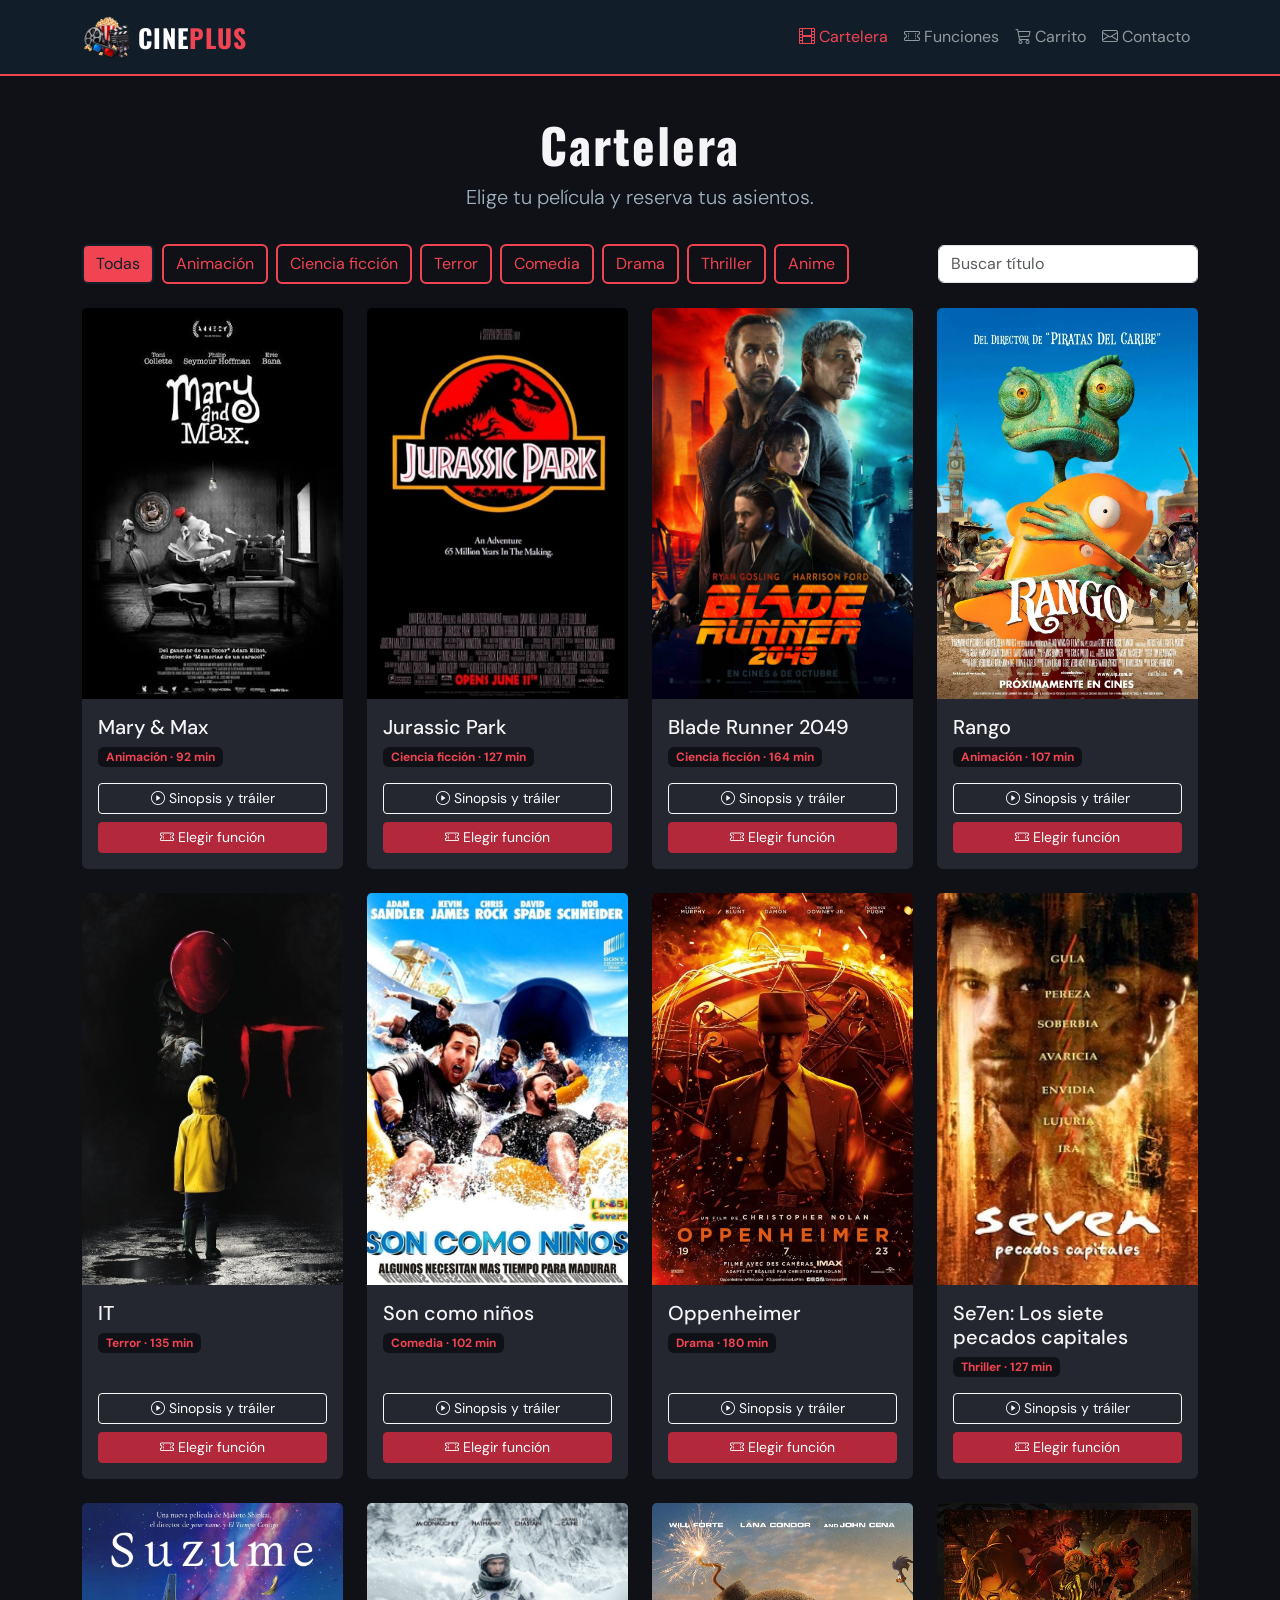
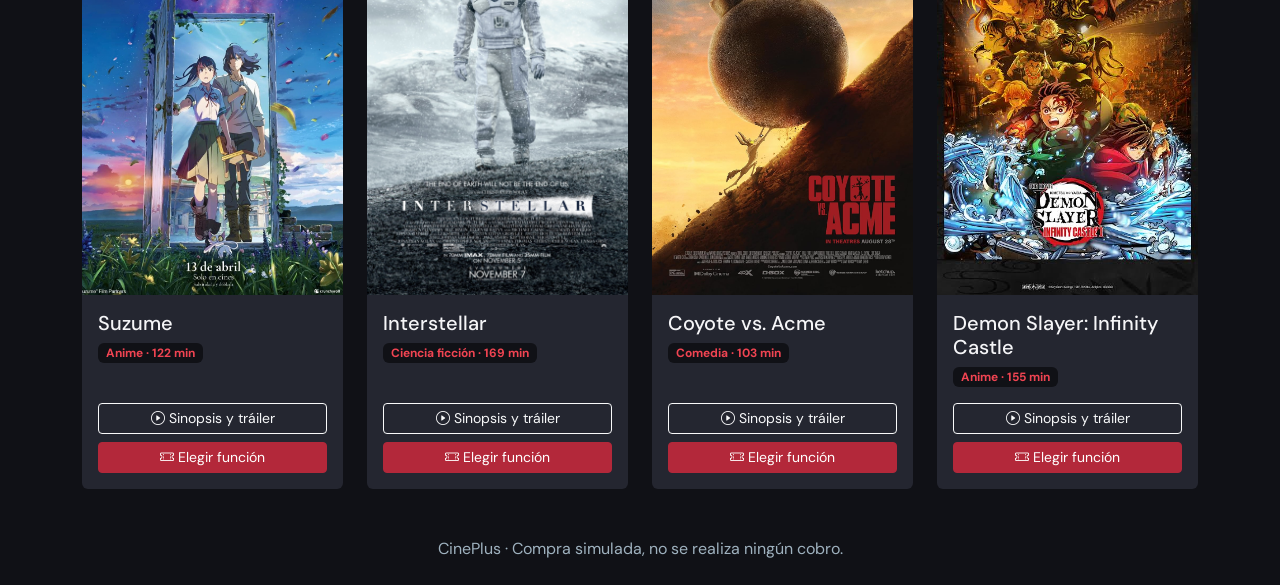
<file: index.html>
<!DOCTYPE html>
<html lang="es">
<head>
  <meta charset="UTF-8">
  <meta name="viewport" content="width=device-width, initial-scale=1">
  <title>CinePlus | Cartelera</title>
  <link rel="icon" type="image/png" href="img/logo.png">
  <link href="https://fonts.googleapis.com/css2?family=Oswald:wght@500;700&family=DM+Sans:wght@400;500;700&display=swap" rel="stylesheet">
  <link href="vendor/bootstrap/css/bootstrap.min.css" rel="stylesheet">
  <link href="vendor/bootstrap-icons/bootstrap-icons.min.css" rel="stylesheet">
  <link href="css/estilos.css" rel="stylesheet">
</head>
<body>
  <header id="nav"></header>
  <main class="container py-4">
    <section class="text-center py-3">
      <h1 class="marquee display-5">Cartelera</h1>
      <p class="lead text-secondary">Elige tu película y reserva tus asientos.</p>
    </section>
    <div class="d-flex flex-wrap gap-3 align-items-center mb-4">
      <div id="filtros" class="d-flex flex-wrap gap-2"></div>
      <input id="buscar" type="search" class="form-control ms-md-auto" style="max-width:260px" placeholder="Buscar título" aria-label="Buscar película">
    </div>
    <div id="peliculas" class="row row-cols-1 row-cols-sm-2 row-cols-lg-4 g-4"></div>
  </main>
  <footer class="text-center py-4 text-secondary">CinePlus · Compra simulada, no se realiza ningún cobro.</footer>
  <div class="modal fade" id="modalPelicula" tabindex="-1" aria-labelledby="mTitulo" aria-hidden="true">
    <div class="modal-dialog modal-lg modal-dialog-centered">
      <div class="modal-content boleto">
        <div class="modal-header border-0">
          <h2 class="modal-title h4 marquee" id="mTitulo"></h2>
          <button type="button" class="btn-close btn-close-white" data-bs-dismiss="modal" aria-label="Cerrar"></button>
        </div>
        <div class="modal-body">
          <p id="mSinopsis"></p>
          <div class="ratio ratio-16x9"><iframe id="mTrailer" title="Tráiler" allowfullscreen></iframe></div>
        </div>
        <div class="modal-footer border-0">
          <button id="mElegir" class="btn btn-warning"><i class="bi bi-ticket-perforated"></i> Elegir función</button>
        </div>
      </div>
    </div>
  </div>
  <script src="vendor/bootstrap/js/bootstrap.bundle.min.js"></script>
  <script src="js/utilidades.js"></script>
  <script src="js/cartelera.js"></script>
</body>
</html>
</file>
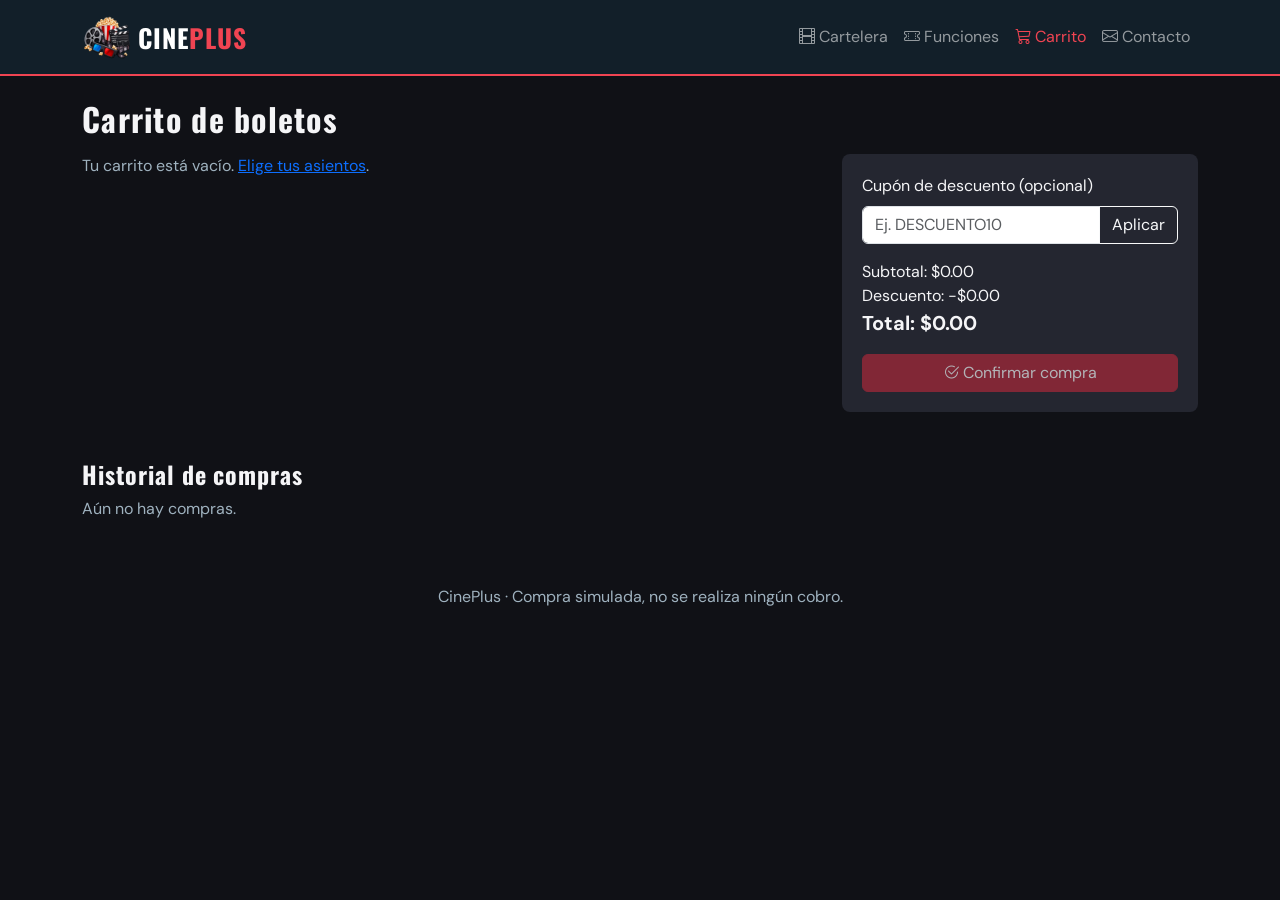
<file: carrito.html>
<!DOCTYPE html>
<html lang="es">
<head>
  <meta charset="UTF-8">
  <meta name="viewport" content="width=device-width, initial-scale=1">
  <title>CinePlus | Carrito</title>
  <link rel="icon" type="image/png" href="img/logo.png">
  <link href="https://fonts.googleapis.com/css2?family=Oswald:wght@500;700&family=DM+Sans:wght@400;500;700&display=swap" rel="stylesheet">
  <link href="vendor/bootstrap/css/bootstrap.min.css" rel="stylesheet">
  <link href="vendor/bootstrap-icons/bootstrap-icons.min.css" rel="stylesheet">
  <link href="css/estilos.css" rel="stylesheet">
</head>
<body>
  <header id="nav"></header>
  <main class="container py-4">
    <h1 class="marquee h2 mb-3">Carrito de boletos</h1>
    <div id="aviso"></div>
    <div class="row g-4">
      <div class="col-lg-8"><div id="lista" class="table-responsive"></div></div>
      <div class="col-lg-4">
        <div class="resumen">
          <label for="cupon" class="form-label">Cupón de descuento (opcional)</label>
          <div class="input-group mb-3">
            <input id="cupon" class="form-control" placeholder="Ej. DESCUENTO10">
            <button id="btnCupon" class="btn btn-outline-light" type="button">Aplicar</button>
          </div>
          <p id="totales"></p>
          <button id="btnConfirmar" class="btn btn-warning w-100"><i class="bi bi-check2-circle"></i> Confirmar compra</button>
        </div>
      </div>
    </div>
    <h2 class="marquee h4 mt-5">Historial de compras</h2>
    <div id="historial" class="table-responsive"></div>
  </main>
  <footer class="text-center py-4 text-secondary">CinePlus · Compra simulada, no se realiza ningún cobro.</footer>

  <script src="vendor/bootstrap/js/bootstrap.bundle.min.js"></script>
  <script src="js/utilidades.js"></script>
  <script src="js/carrito.js"></script>
</body>
</html>
</file>
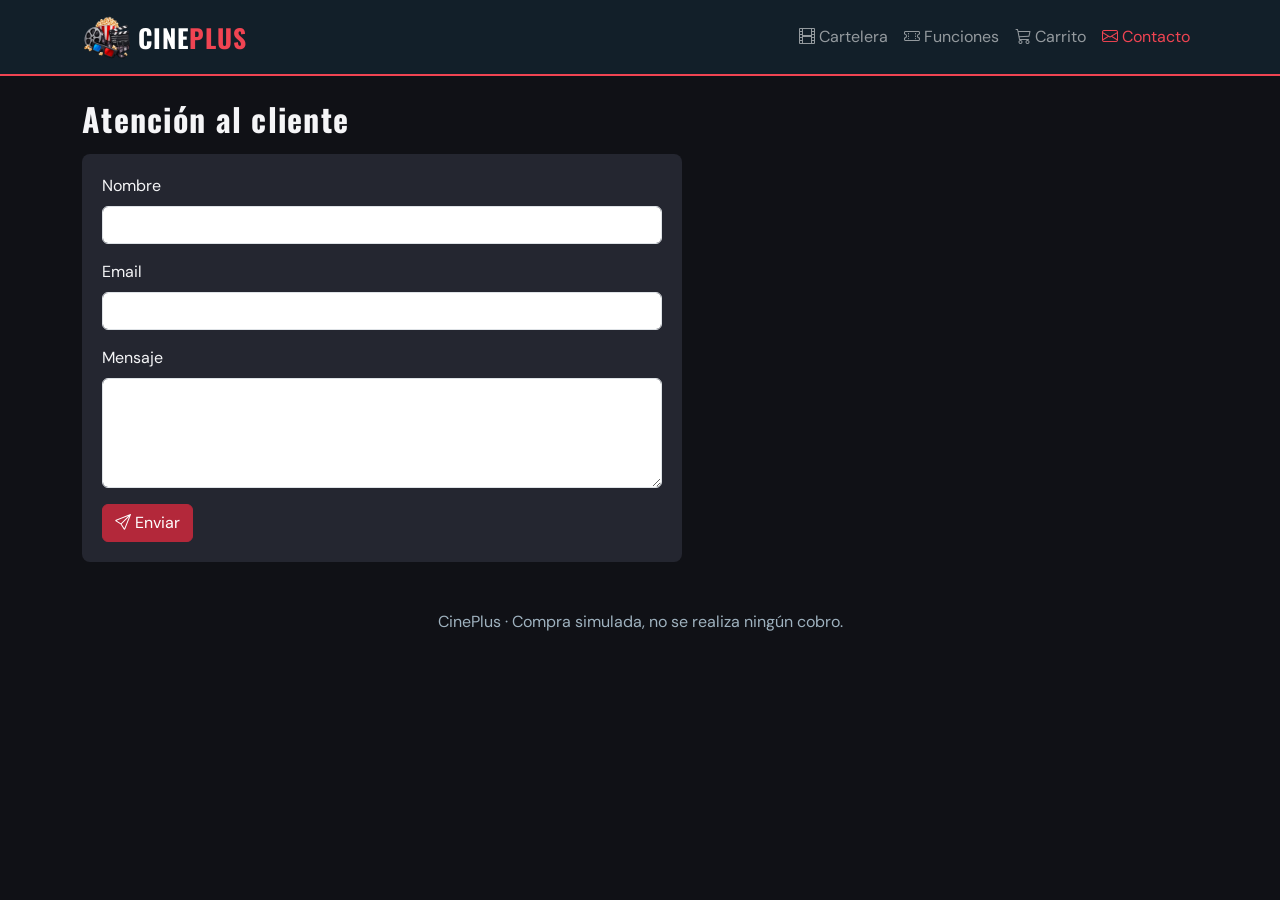
<file: contacto.html>
<!DOCTYPE html>
<html lang="es">
<head>
  <meta charset="UTF-8">
  <meta name="viewport" content="width=device-width, initial-scale=1">
  <title>CinePlus | Contacto</title>
  <link rel="icon" type="image/png" href="img/logo.png">
  <link href="https://fonts.googleapis.com/css2?family=Oswald:wght@500;700&family=DM+Sans:wght@400;500;700&display=swap" rel="stylesheet">
  <link href="vendor/bootstrap/css/bootstrap.min.css" rel="stylesheet">
  <link href="vendor/bootstrap-icons/bootstrap-icons.min.css" rel="stylesheet">
  <link href="css/estilos.css" rel="stylesheet">
</head>
<body>
  <header id="nav"></header>
  <main class="container py-4">
    <h1 class="marquee h2 mb-3">Atención al cliente</h1>
    <div id="aviso"></div>
    <form id="formContacto" class="resumen" style="max-width:600px" novalidate>
      <div class="mb-3"><label for="nombre" class="form-label">Nombre</label><input id="nombre" class="form-control" required><div class="invalid-feedback">Escribe tu nombre.</div></div>
      <div class="mb-3"><label for="email" class="form-label">Email</label><input id="email" type="email" class="form-control" pattern="[^\s@]+@[^\s@]+\.[^\s@]+" required><div class="invalid-feedback">Escribe un correo válido.</div></div>
      <div class="mb-3"><label for="mensaje" class="form-label">Mensaje</label><textarea id="mensaje" rows="4" class="form-control" required></textarea><div class="invalid-feedback">Escribe tu mensaje.</div></div>
      <button class="btn btn-warning"><i class="bi bi-send"></i> Enviar</button>
    </form>
  </main>
  <footer class="text-center py-4 text-secondary">CinePlus · Compra simulada, no se realiza ningún cobro.</footer>

  <script src="vendor/bootstrap/js/bootstrap.bundle.min.js"></script>
  <script src="js/utilidades.js"></script>

</body>
</html>
</file>
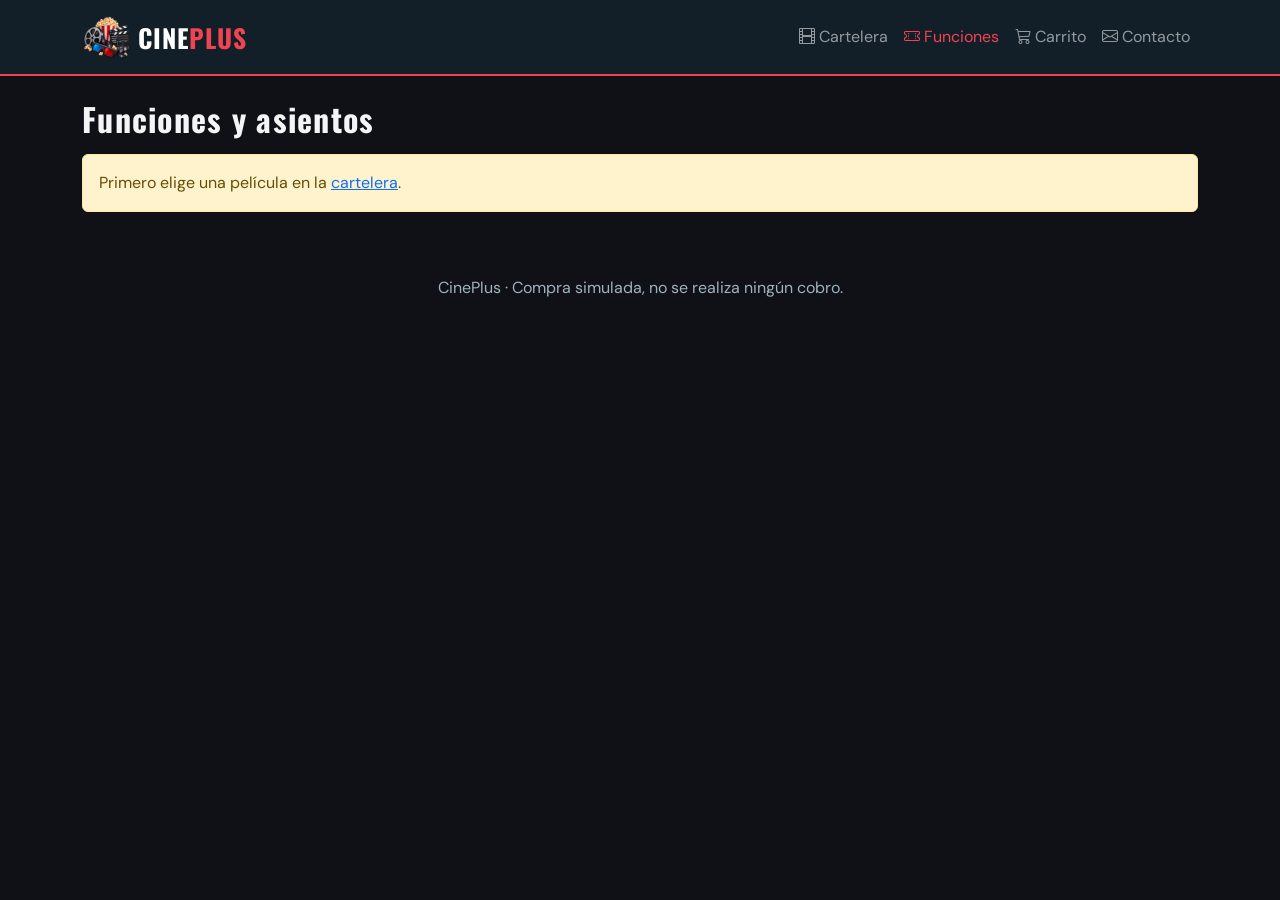
<file: funciones.html>
<!DOCTYPE html>
<html lang="es">
<head>
  <meta charset="UTF-8">
  <meta name="viewport" content="width=device-width, initial-scale=1">
  <title>CinePlus | Funciones</title>
  <link rel="icon" type="image/png" href="img/logo.png">
  <link href="https://fonts.googleapis.com/css2?family=Oswald:wght@500;700&family=DM+Sans:wght@400;500;700&display=swap" rel="stylesheet">
  <link href="vendor/bootstrap/css/bootstrap.min.css" rel="stylesheet">
  <link href="vendor/bootstrap-icons/bootstrap-icons.min.css" rel="stylesheet">
  <link href="css/estilos.css" rel="stylesheet">
</head>
<body>
  <header id="nav"></header>
  <main class="container py-4">
    <h1 class="marquee h2">Funciones y asientos</h1>
    <p class="text-secondary" id="peli"></p>
    <div id="aviso"></div>
    <div id="panel">
      <div class="row g-3 mb-4">
        <div class="col-sm-6 col-md-4"><label for="fecha" class="form-label">Fecha</label><input type="date" id="fecha" class="form-control"></div>
        <div class="col-sm-6 col-md-4"><label for="hora" class="form-label">Hora</label>
          <select id="hora" class="form-select"><option>14:00</option><option>16:30</option><option selected>19:00</option><option>21:30</option></select></div>
      </div>
      <div class="row g-4">
        <div class="col-lg-8">
          <div class="pantalla">PANTALLA</div>
          <div id="mapa" class="sala"></div>
          <div class="leyenda d-flex flex-wrap gap-3 justify-content-center mt-3">
            <span><i class="seat libre"></i> Libre</span><span><i class="seat seleccionado"></i> Seleccionado</span><span><i class="seat ocupado"></i> Ocupado</span>
          </div>
        </div>
        <div class="col-lg-4">
          <div class="resumen">
            <h2 class="h5">Tu selección</h2>
            <p class="mb-1">Asientos: <strong id="resumen">—</strong></p>
            <p>Total: <strong id="total">$0</strong></p>
            <a id="btnCarrito" href="carrito.html" class="btn btn-warning w-100 disabled"><i class="bi bi-cart3"></i> Ir al carrito</a>
          </div>
        </div>
      </div>
    </div>
  </main>
  <footer class="text-center py-4 text-secondary">CinePlus · Compra simulada, no se realiza ningún cobro.</footer>

  <script src="vendor/bootstrap/js/bootstrap.bundle.min.js"></script>
  <script src="js/utilidades.js"></script>
  <script src="js/asientos.js"></script>
</body>
</html>
</file>
<file: css/estilos.css>
:root { 
    --fondo: #101116;
    --panel: #242630;
    --foco: #F04452;
    --texto: #F5F5F7;
    --libre: #36B37E;
    --sel: #4C8DFF;
    --ocu:#c0392b;
}

html { 
    scroll-behavior:smooth; 
    scroll-padding-top:70px; 
}

body { 
    background:var(--fondo); 
    color:var(--texto); 
    font-family:'DM Sans',system-ui,sans-serif; 
}

.text-secondary { 
    color:#9fb2bf !important; 
}

.marquee { 
    font-family:'Oswald',Impact,sans-serif; 
    font-weight:700; 
    letter-spacing:.04em; 
}

.navbar { 
    background:rgba(18,32,43,.95); 
    border-bottom:2px solid var(--foco); 
}

.navbar-brand { 
    font-size:1.6rem; 
}

.navbar-brand span, .nav-link.active { 
    color:var(--foco) !important; 
}

.card, .resumen, .boleto { 
    background:var(--panel); 
    color:var(--texto); 
}

.card { 
    border:0; 
}

.card-img-top { 
    aspect-ratio:2/3; 
    object-fit:cover; 
}

.card .badge { 
    background:var(--fondo); 
    color:var(--foco); 
}

.resumen { 
    border-radius:.5rem; 
    padding:1.25rem; 
} 

.boleto { 
    border:2px dashed var(--foco); 
}

.btn-hora { 
    border:2px solid var(--foco); 
    color:var(--foco); 
}

.btn-hora:hover, .btn-hora.active { 
    background:var(--foco); 
    color:#12202b; 
}

.table { 
    --bs-table-bg:var(--panel); 
}

.pantalla { 
    text-align:center; 
    padding:.4rem; 
    margin:0 auto 1.5rem; 
    max-width:80%; 
    border-top:6px solid var(--foco); 
    border-radius:50% 50% 0 0/20px 20px 0 0; 
    color:#9fb2bf; 
    font-size:.8rem; 
    letter-spacing:.3em; 
}

.sala { 
    display:grid; 
    gap:.5rem; 
    justify-content:center; 
}

.fila { 
    display:flex; 
    gap:.5rem; 
    align-items:center; 
    justify-content:center; 
} 

.fila b { 
    width:1.2rem; 
    color:#9fb2bf; 
}

.seat { 
    display:inline-block; 
    width:2.2rem; 
    height:2rem; 
    border:0; 
    padding:0; 
    border-radius:.6rem .6rem .25rem .25rem; 
    vertical-align:middle; 
}

.seat.libre { 
    background:var(--libre); 
}

.seat.seleccionado { 
    background:var(--sel); 
}

.seat.ocupado { 
    background:var(--ocu); 
    cursor:not-allowed; 
    opacity:.8; 
}

button.seat:not(:disabled):hover { 
    filter:brightness(1.25); 
}
.leyenda .seat { 
    width:1.2rem; 
    height:1.1rem; 
    margin-right:.25rem; 
}

:focus-visible { 
    outline:3px solid #fff; 
    outline-offset:2px; 
}

.btn-warning {
  --bs-btn-color: #fff;
  --bs-btn-bg: #b3283a;
  --bs-btn-border-color: #b3283a;
  --bs-btn-hover-color: #fff;
  --bs-btn-hover-bg: #8f1f2e;
  --bs-btn-hover-border-color: #8f1f2e;
  --bs-btn-active-color: #fff;
  --bs-btn-active-bg: #7a1a28;
  --bs-btn-active-border-color: #7a1a28;
  --bs-btn-disabled-color: #fff;
  --bs-btn-disabled-bg: #b3283a;
  --bs-btn-disabled-border-color: #b3283a;
}

@media (max-width:575px) {
    .seat { 
        width:1.8rem; 
        height:1.7rem; 
    } 
    
    .fila, .sala { 
        gap:.3rem; 
    } 
}
</file>
